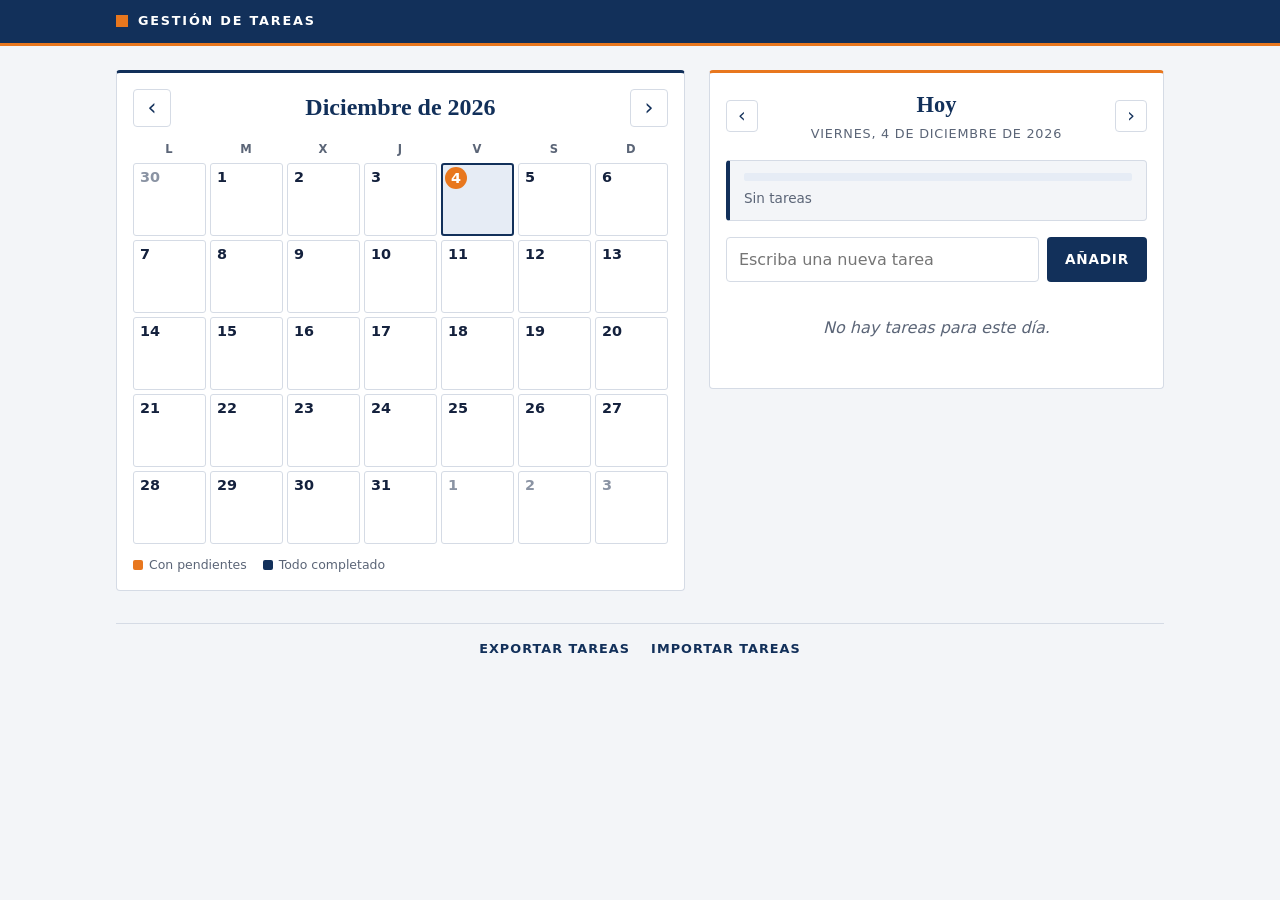
<file: tareas/index.html>
<!DOCTYPE html>
<html lang="es">
<head>
  <meta charset="UTF-8">
  <meta name="viewport" content="width=device-width, initial-scale=1">
  <title>Gestión de tareas</title>
  <meta name="description" content="Gestión de tareas diarias con calendario mensual.">
  <meta name="theme-color" content="#12305a">
  <link rel="manifest" href="manifest.json">
  <link rel="icon" href="icons/icon.svg" type="image/svg+xml">
  <link rel="apple-touch-icon" href="icons/icon-180.png">
  <meta name="apple-mobile-web-app-capable" content="yes">
  <meta name="mobile-web-app-capable" content="yes">
  <meta name="apple-mobile-web-app-title" content="Tareas">
  <meta name="apple-mobile-web-app-status-bar-style" content="default">
  <link rel="stylesheet" href="styles.css">
</head>
<body>
  <header class="topbar">
    <div class="topbar-inner">
      <span class="brand-mark" aria-hidden="true"></span>
      <span class="brand">Gestión de tareas</span>
    </div>
  </header>

  <main class="app">
    <!-- Calendario mensual -->
    <section class="calendar" aria-label="Calendario">
      <div class="cal-header">
        <button type="button" class="icon-btn" id="prev-month" aria-label="Mes anterior">&#8249;</button>
        <h1 id="month-title" class="month-title">Mes</h1>
        <button type="button" class="icon-btn" id="next-month" aria-label="Mes siguiente">&#8250;</button>
      </div>
      <div class="cal-weekdays" aria-hidden="true">
        <span>L</span><span>M</span><span>X</span><span>J</span><span>V</span><span>S</span><span>D</span>
      </div>
      <div id="cal-grid" class="cal-grid"></div>
      <div class="cal-footer">
        <span class="legend"><i class="dot dot-open"></i>Con pendientes</span>
        <span class="legend"><i class="dot dot-done"></i>Todo completado</span>
        <button type="button" class="link-btn" id="go-today">Ir a hoy</button>
      </div>
    </section>

    <!-- Detalle del día seleccionado -->
    <section class="day-panel" aria-labelledby="day-title">
      <div class="day-nav">
        <button type="button" class="icon-btn small" id="prev-day" aria-label="Día anterior">&#8249;</button>
        <div class="day-info">
          <h2 id="day-title">Hoy</h2>
          <p id="day-subtitle" class="muted"></p>
        </div>
        <button type="button" class="icon-btn small" id="next-day" aria-label="Día siguiente">&#8250;</button>
      </div>

      <div class="progress" aria-label="Progreso del día">
        <div class="progress-bar" role="progressbar" aria-valuemin="0" aria-valuemax="100" aria-valuenow="0" id="progress-bar">
          <div class="progress-fill" id="progress-fill"></div>
        </div>
        <p class="progress-text" id="progress-text">Sin tareas</p>
      </div>

      <form id="add-form" class="add-form" autocomplete="off">
        <label for="new-task" class="visually-hidden">Nueva tarea</label>
        <input id="new-task" type="text" placeholder="Escriba una nueva tarea" maxlength="200">
        <button type="submit">Añadir</button>
      </form>

      <ul id="task-list" class="task-list" aria-label="Tareas del día"></ul>
      <p id="empty-msg" class="empty muted" hidden>No hay tareas para este día.</p>

      <section id="pending" class="pending" hidden>
        <div class="pending-header">
          <h3>Pendientes de días anteriores</h3>
          <button type="button" class="small-btn" id="move-all">Pasar todas a hoy</button>
        </div>
        <ul id="pending-list" class="task-list"></ul>
      </section>
    </section>

    <footer class="backup">
      <button type="button" class="link-btn" id="export-btn">Exportar tareas</button>
      <button type="button" class="link-btn" id="import-btn">Importar tareas</button>
      <input type="file" id="import-file" accept=".json,application/json" hidden>
      <p id="backup-msg" class="backup-msg muted" role="status"></p>
    </footer>
  </main>
  <script src="app.js"></script>
</body>
</html>
</file>
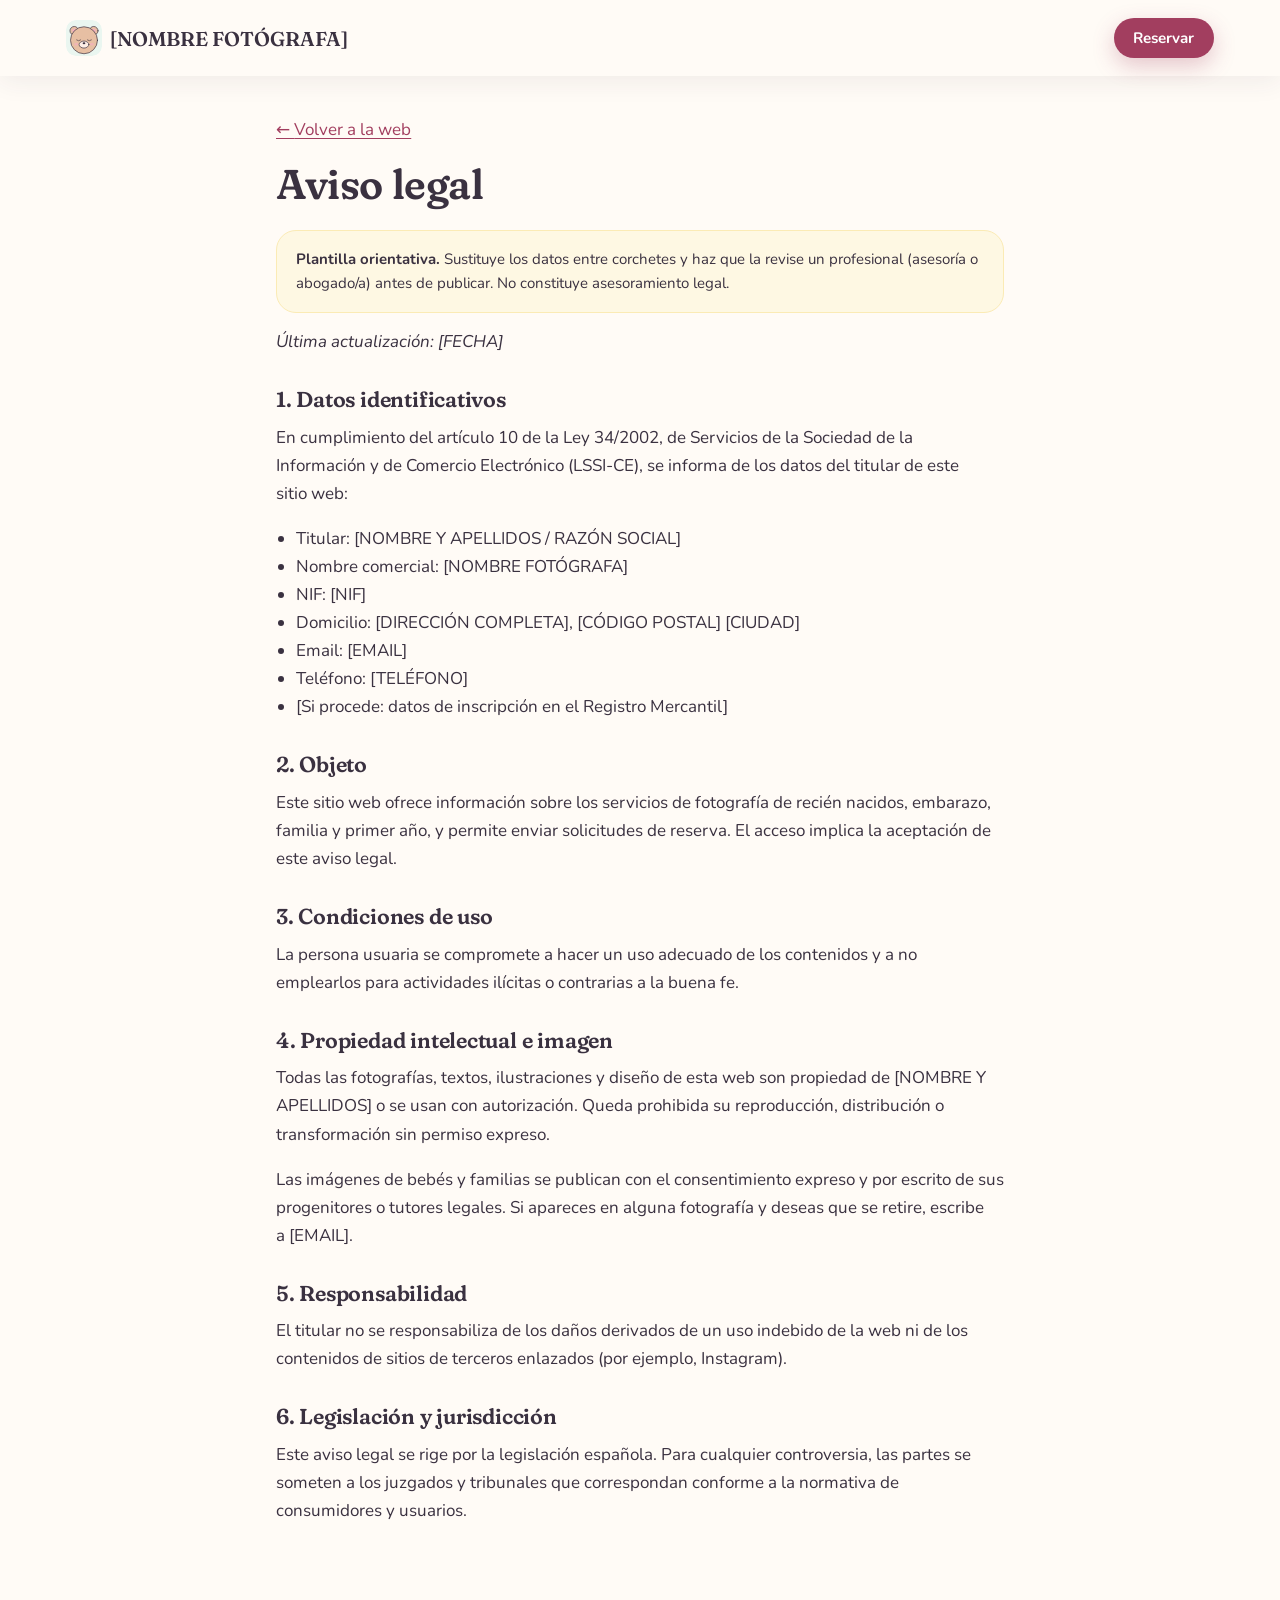
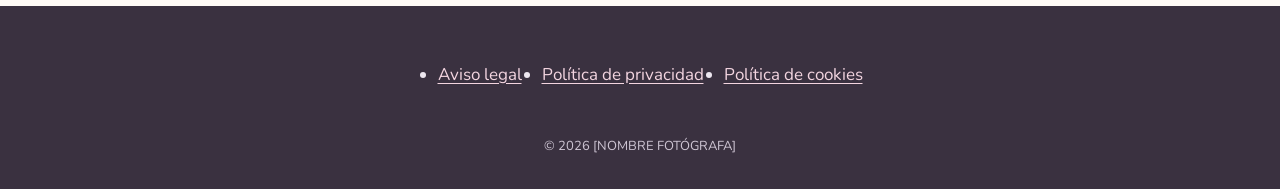
<file: aviso-legal.html>
<!doctype html>
<html lang="es">
<head>
  <meta charset="utf-8">
  <meta name="viewport" content="width=device-width, initial-scale=1">
  <script>document.documentElement.classList.add('js')</script>
  <title>Aviso legal | [NOMBRE FOTÓGRAFA]</title>
  <meta name="robots" content="noindex, follow">
  <link rel="icon" href="assets/favicon.svg" type="image/svg+xml">
  <link rel="preconnect" href="https://fonts.googleapis.com">
  <link rel="preconnect" href="https://fonts.gstatic.com" crossorigin>
  <link rel="stylesheet" href="https://fonts.googleapis.com/css2?family=Fraunces:wght,SOFT@500..600,100&family=Nunito:wght@400;700&display=swap">
  <link rel="stylesheet" href="css/styles.css">
  <!-- main.js solo rellena los datos de config.js (nombre, email…) en esta página -->
  <script type="module" src="js/main.js"></script>
</head>
<body class="legal-page">
  <a class="skip-link" href="#contenido">Saltar al contenido</a>
  <header class="site-header is-scrolled">
    <div class="container header-inner">
      <a class="logo" href="index.html" aria-label="Volver a la página principal">
        <img src="assets/favicon.svg" alt="" width="36" height="36">
        <span class="logo-text" data-config="nombre">[NOMBRE FOTÓGRAFA]</span>
      </a>
      <a class="btn btn--primary btn--sm" href="index.html#reserva">Reservar</a>
    </div>
  </header>

  <main id="contenido">
    <article class="container legal-content">
      <p><a href="index.html"><span aria-hidden="true">← </span>Volver a la web</a></p>
      <h1>Aviso legal</h1>
      <p class="legal-warning"><strong>Plantilla orientativa.</strong> Sustituye los datos entre corchetes y haz que la revise un profesional (asesoría o abogado/a) antes de publicar. No constituye asesoramiento legal.</p>
      <p><em>Última actualización: [FECHA]</em></p>

      <h2>1. Datos identificativos</h2>
      <p>En cumplimiento del artículo 10 de la Ley 34/2002, de Servicios de la Sociedad de la Información y de Comercio Electrónico (LSSI-CE), se informa de los datos del titular de este sitio web:</p>
      <ul>
        <li>Titular: [NOMBRE Y APELLIDOS / RAZÓN SOCIAL]</li>
        <li>Nombre comercial: <span data-config="nombre">[NOMBRE FOTÓGRAFA]</span></li>
        <li>NIF: [NIF]</li>
        <li>Domicilio: [DIRECCIÓN COMPLETA], [CÓDIGO POSTAL] <span data-config="ciudad">[CIUDAD]</span></li>
        <li>Email: <span data-config="email">[EMAIL]</span></li>
        <li>Teléfono: <span data-config="telefono">[TELÉFONO]</span></li>
        <li>[Si procede: datos de inscripción en el Registro Mercantil]</li>
      </ul>

      <h2>2. Objeto</h2>
      <p>Este sitio web ofrece información sobre los servicios de fotografía de recién nacidos, embarazo, familia y primer año, y permite enviar solicitudes de reserva. El acceso implica la aceptación de este aviso legal.</p>

      <h2>3. Condiciones de uso</h2>
      <p>La persona usuaria se compromete a hacer un uso adecuado de los contenidos y a no emplearlos para actividades ilícitas o contrarias a la buena fe.</p>

      <h2>4. Propiedad intelectual e imagen</h2>
      <p>Todas las fotografías, textos, ilustraciones y diseño de esta web son propiedad de [NOMBRE Y APELLIDOS] o se usan con autorización. Queda prohibida su reproducción, distribución o transformación sin permiso expreso.</p>
      <p>Las imágenes de bebés y familias se publican con el consentimiento expreso y por escrito de sus progenitores o tutores legales. Si apareces en alguna fotografía y deseas que se retire, escribe a <span data-config="email">[EMAIL]</span>.</p>

      <h2>5. Responsabilidad</h2>
      <p>El titular no se responsabiliza de los daños derivados de un uso indebido de la web ni de los contenidos de sitios de terceros enlazados (por ejemplo, Instagram).</p>

      <h2>6. Legislación y jurisdicción</h2>
      <p>Este aviso legal se rige por la legislación española. Para cualquier controversia, las partes se someten a los juzgados y tribunales que correspondan conforme a la normativa de consumidores y usuarios.</p>
    </article>
  </main>

  <footer class="site-footer">
    <div class="container footer-inner">
      <nav aria-label="Legal">
        <ul class="footer-legal">
          <li><a href="aviso-legal.html">Aviso legal</a></li>
          <li><a href="privacidad.html">Política de privacidad</a></li>
          <li><a href="cookies.html">Política de cookies</a></li>
        </ul>
      </nav>
      <p class="copyright">© <span data-year>2026</span> <span data-config="nombre">[NOMBRE FOTÓGRAFA]</span></p>
    </div>
  </footer>
</body>
</html>
</file>
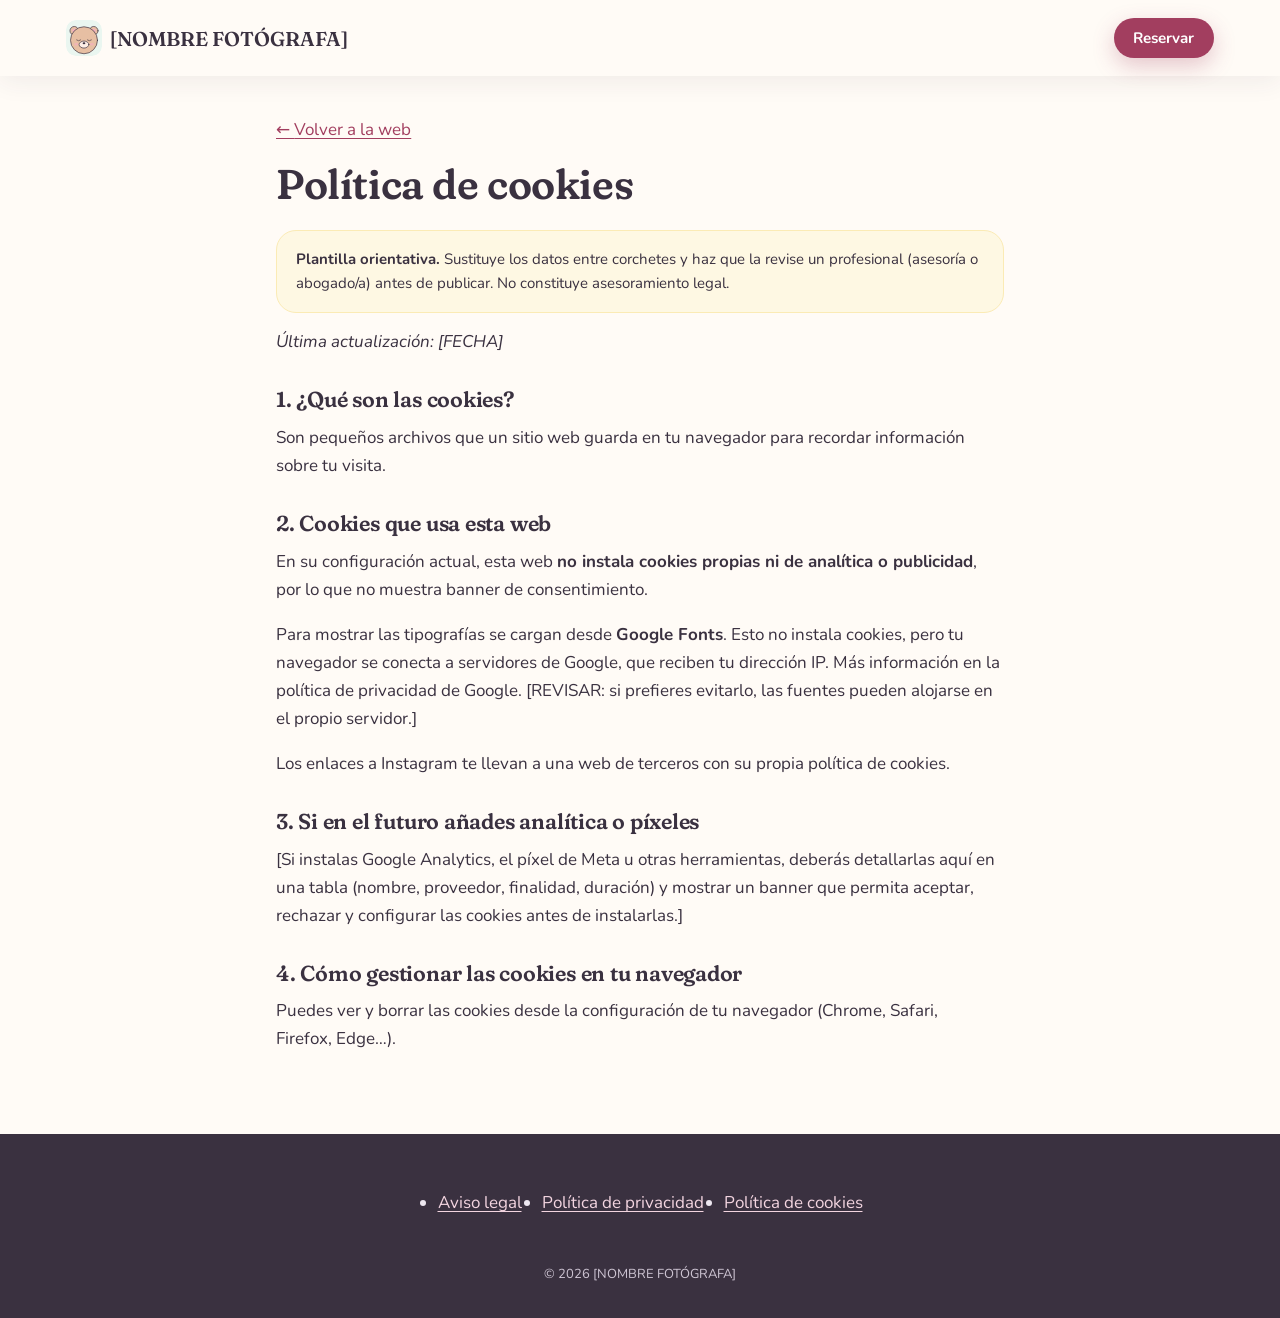
<file: cookies.html>
<!doctype html>
<html lang="es">
<head>
  <meta charset="utf-8">
  <meta name="viewport" content="width=device-width, initial-scale=1">
  <script>document.documentElement.classList.add('js')</script>
  <title>Política de cookies | [NOMBRE FOTÓGRAFA]</title>
  <meta name="robots" content="noindex, follow">
  <link rel="icon" href="assets/favicon.svg" type="image/svg+xml">
  <link rel="preconnect" href="https://fonts.googleapis.com">
  <link rel="preconnect" href="https://fonts.gstatic.com" crossorigin>
  <link rel="stylesheet" href="https://fonts.googleapis.com/css2?family=Fraunces:wght,SOFT@500..600,100&family=Nunito:wght@400;700&display=swap">
  <link rel="stylesheet" href="css/styles.css">
  <!-- main.js solo rellena los datos de config.js (nombre, email…) en esta página -->
  <script type="module" src="js/main.js"></script>
</head>
<body class="legal-page">
  <a class="skip-link" href="#contenido">Saltar al contenido</a>
  <header class="site-header is-scrolled">
    <div class="container header-inner">
      <a class="logo" href="index.html" aria-label="Volver a la página principal">
        <img src="assets/favicon.svg" alt="" width="36" height="36">
        <span class="logo-text" data-config="nombre">[NOMBRE FOTÓGRAFA]</span>
      </a>
      <a class="btn btn--primary btn--sm" href="index.html#reserva">Reservar</a>
    </div>
  </header>

  <main id="contenido">
    <article class="container legal-content">
      <p><a href="index.html"><span aria-hidden="true">← </span>Volver a la web</a></p>
      <h1>Política de cookies</h1>
      <p class="legal-warning"><strong>Plantilla orientativa.</strong> Sustituye los datos entre corchetes y haz que la revise un profesional (asesoría o abogado/a) antes de publicar. No constituye asesoramiento legal.</p>
      <p><em>Última actualización: [FECHA]</em></p>

      <h2>1. ¿Qué son las cookies?</h2>
      <p>Son pequeños archivos que un sitio web guarda en tu navegador para recordar información sobre tu visita.</p>

      <h2>2. Cookies que usa esta web</h2>
      <p>En su configuración actual, esta web <strong>no instala cookies propias ni de analítica o publicidad</strong>, por lo que no muestra banner de consentimiento.</p>
      <p>Para mostrar las tipografías se cargan desde <strong>Google Fonts</strong>. Esto no instala cookies, pero tu navegador se conecta a servidores de Google, que reciben tu dirección IP. Más información en la política de privacidad de Google. [REVISAR: si prefieres evitarlo, las fuentes pueden alojarse en el propio servidor.]</p>
      <p>Los enlaces a Instagram te llevan a una web de terceros con su propia política de cookies.</p>

      <h2>3. Si en el futuro añades analítica o píxeles</h2>
      <p>[Si instalas Google Analytics, el píxel de Meta u otras herramientas, deberás detallarlas aquí en una tabla (nombre, proveedor, finalidad, duración) y mostrar un banner que permita aceptar, rechazar y configurar las cookies antes de instalarlas.]</p>

      <h2>4. Cómo gestionar las cookies en tu navegador</h2>
      <p>Puedes ver y borrar las cookies desde la configuración de tu navegador (Chrome, Safari, Firefox, Edge…).</p>
    </article>
  </main>

  <footer class="site-footer">
    <div class="container footer-inner">
      <nav aria-label="Legal">
        <ul class="footer-legal">
          <li><a href="aviso-legal.html">Aviso legal</a></li>
          <li><a href="privacidad.html">Política de privacidad</a></li>
          <li><a href="cookies.html">Política de cookies</a></li>
        </ul>
      </nav>
      <p class="copyright">© <span data-year>2026</span> <span data-config="nombre">[NOMBRE FOTÓGRAFA]</span></p>
    </div>
  </footer>
</body>
</html>
</file>
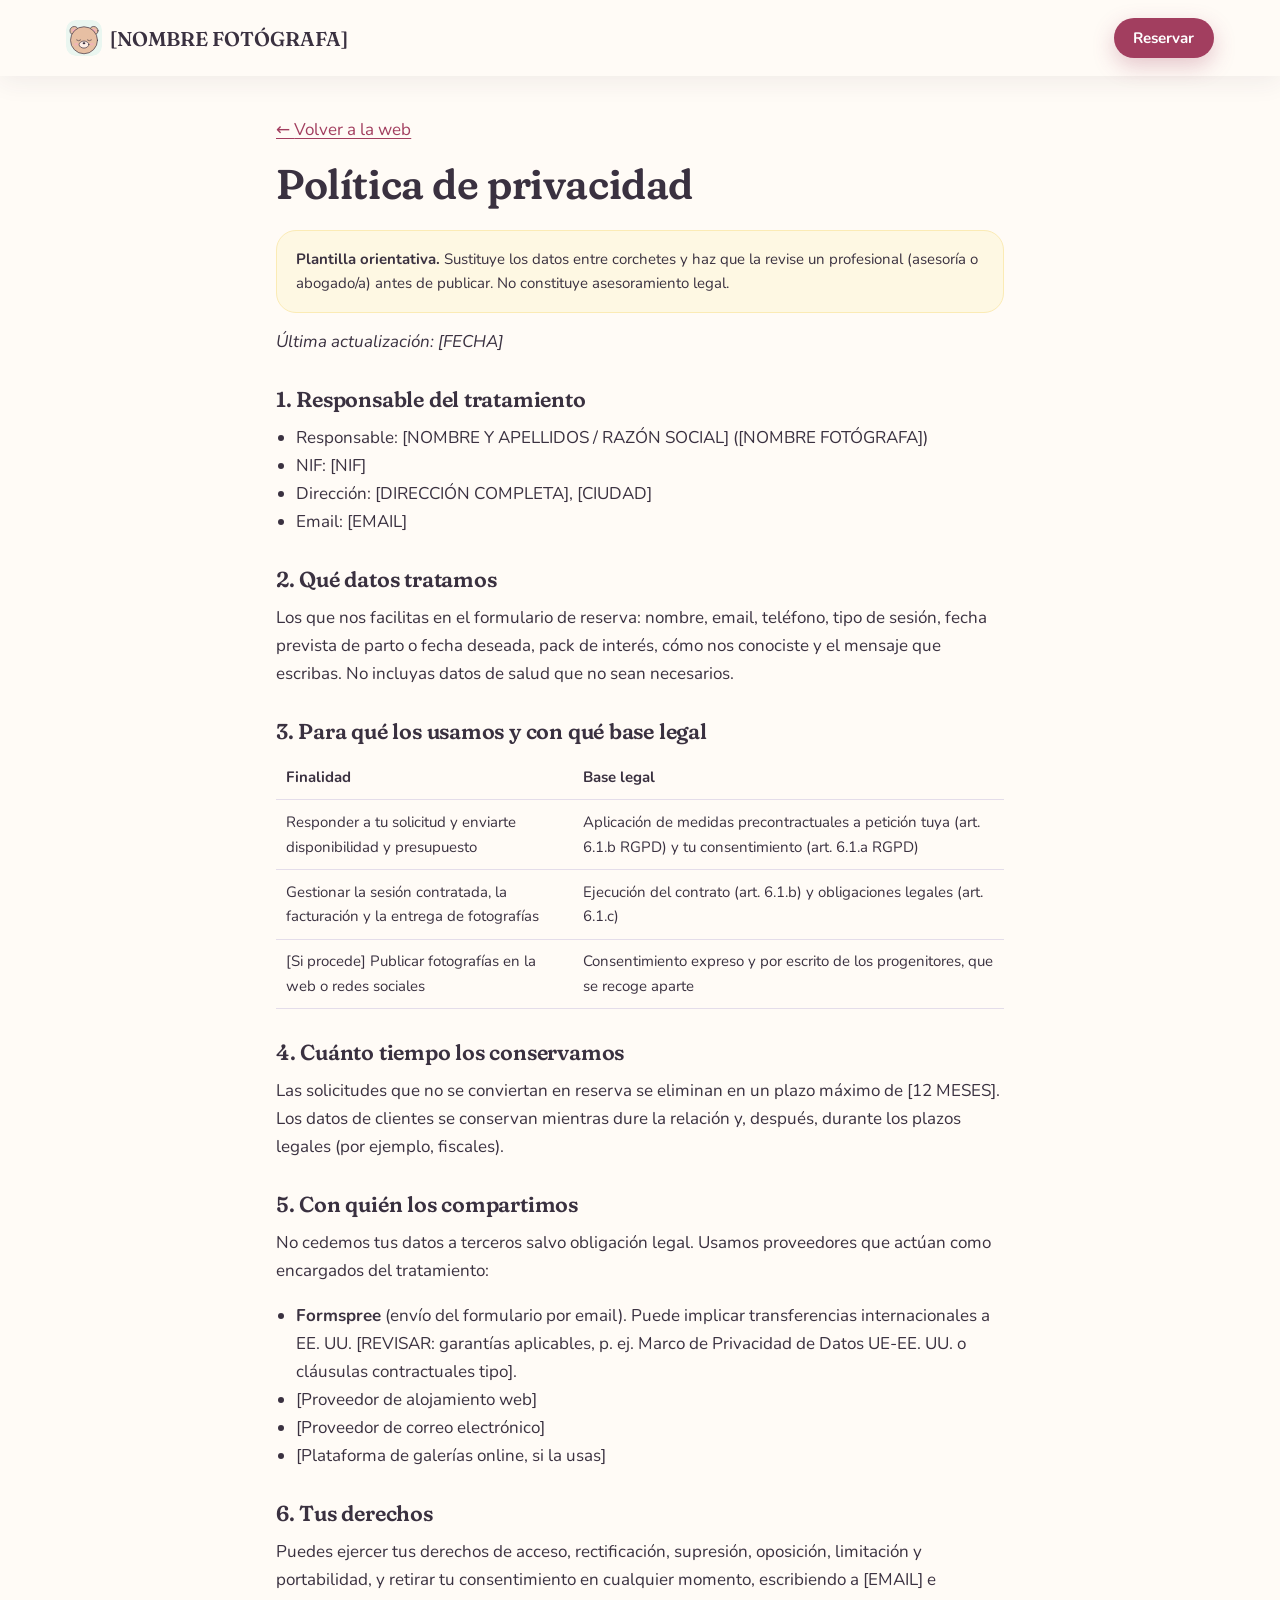
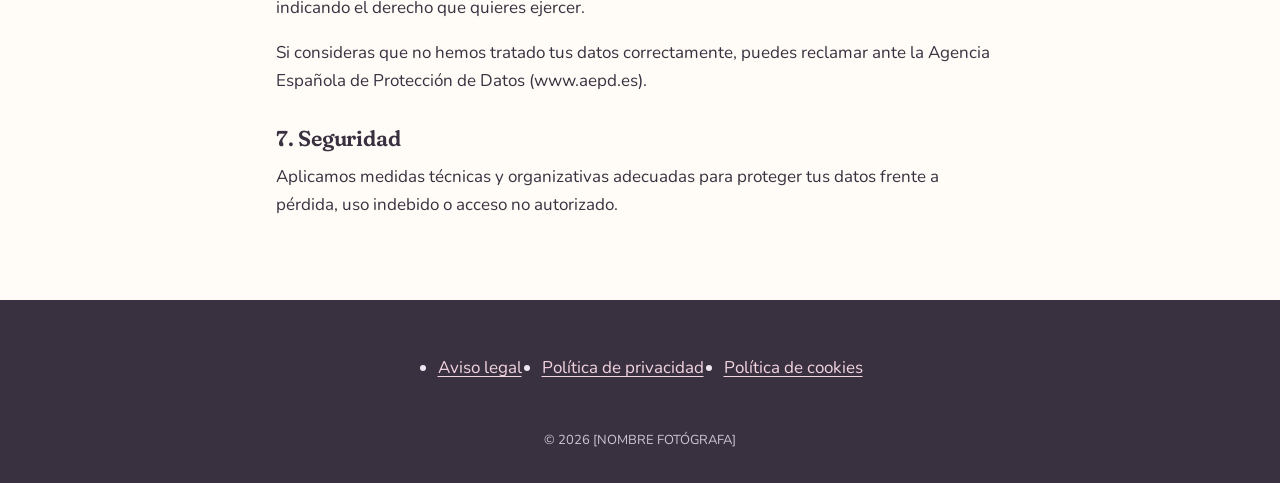
<file: privacidad.html>
<!doctype html>
<html lang="es">
<head>
  <meta charset="utf-8">
  <meta name="viewport" content="width=device-width, initial-scale=1">
  <script>document.documentElement.classList.add('js')</script>
  <title>Política de privacidad | [NOMBRE FOTÓGRAFA]</title>
  <meta name="robots" content="noindex, follow">
  <link rel="icon" href="assets/favicon.svg" type="image/svg+xml">
  <link rel="preconnect" href="https://fonts.googleapis.com">
  <link rel="preconnect" href="https://fonts.gstatic.com" crossorigin>
  <link rel="stylesheet" href="https://fonts.googleapis.com/css2?family=Fraunces:wght,SOFT@500..600,100&family=Nunito:wght@400;700&display=swap">
  <link rel="stylesheet" href="css/styles.css">
  <!-- main.js solo rellena los datos de config.js (nombre, email…) en esta página -->
  <script type="module" src="js/main.js"></script>
</head>
<body class="legal-page">
  <a class="skip-link" href="#contenido">Saltar al contenido</a>
  <header class="site-header is-scrolled">
    <div class="container header-inner">
      <a class="logo" href="index.html" aria-label="Volver a la página principal">
        <img src="assets/favicon.svg" alt="" width="36" height="36">
        <span class="logo-text" data-config="nombre">[NOMBRE FOTÓGRAFA]</span>
      </a>
      <a class="btn btn--primary btn--sm" href="index.html#reserva">Reservar</a>
    </div>
  </header>

  <main id="contenido">
    <article class="container legal-content">
      <p><a href="index.html"><span aria-hidden="true">← </span>Volver a la web</a></p>
      <h1>Política de privacidad</h1>
      <p class="legal-warning"><strong>Plantilla orientativa.</strong> Sustituye los datos entre corchetes y haz que la revise un profesional (asesoría o abogado/a) antes de publicar. No constituye asesoramiento legal.</p>
      <p><em>Última actualización: [FECHA]</em></p>

      <h2>1. Responsable del tratamiento</h2>
      <ul>
        <li>Responsable: [NOMBRE Y APELLIDOS / RAZÓN SOCIAL] (<span data-config="nombre">[NOMBRE FOTÓGRAFA]</span>)</li>
        <li>NIF: [NIF]</li>
        <li>Dirección: [DIRECCIÓN COMPLETA], <span data-config="ciudad">[CIUDAD]</span></li>
        <li>Email: <span data-config="email">[EMAIL]</span></li>
      </ul>

      <h2>2. Qué datos tratamos</h2>
      <p>Los que nos facilitas en el formulario de reserva: nombre, email, teléfono, tipo de sesión, fecha prevista de parto o fecha deseada, pack de interés, cómo nos conociste y el mensaje que escribas. No incluyas datos de salud que no sean necesarios.</p>

      <h2>3. Para qué los usamos y con qué base legal</h2>
      <table>
        <thead><tr><th scope="col">Finalidad</th><th scope="col">Base legal</th></tr></thead>
        <tbody>
          <tr><td>Responder a tu solicitud y enviarte disponibilidad y presupuesto</td><td>Aplicación de medidas precontractuales a petición tuya (art. 6.1.b RGPD) y tu consentimiento (art. 6.1.a RGPD)</td></tr>
          <tr><td>Gestionar la sesión contratada, la facturación y la entrega de fotografías</td><td>Ejecución del contrato (art. 6.1.b) y obligaciones legales (art. 6.1.c)</td></tr>
          <tr><td>[Si procede] Publicar fotografías en la web o redes sociales</td><td>Consentimiento expreso y por escrito de los progenitores, que se recoge aparte</td></tr>
        </tbody>
      </table>

      <h2>4. Cuánto tiempo los conservamos</h2>
      <p>Las solicitudes que no se conviertan en reserva se eliminan en un plazo máximo de [12 MESES]. Los datos de clientes se conservan mientras dure la relación y, después, durante los plazos legales (por ejemplo, fiscales).</p>

      <h2>5. Con quién los compartimos</h2>
      <p>No cedemos tus datos a terceros salvo obligación legal. Usamos proveedores que actúan como encargados del tratamiento:</p>
      <ul>
        <li><strong>Formspree</strong> (envío del formulario por email). Puede implicar transferencias internacionales a EE. UU. [REVISAR: garantías aplicables, p. ej. Marco de Privacidad de Datos UE-EE. UU. o cláusulas contractuales tipo].</li>
        <li>[Proveedor de alojamiento web]</li>
        <li>[Proveedor de correo electrónico]</li>
        <li>[Plataforma de galerías online, si la usas]</li>
      </ul>

      <h2>6. Tus derechos</h2>
      <p>Puedes ejercer tus derechos de acceso, rectificación, supresión, oposición, limitación y portabilidad, y retirar tu consentimiento en cualquier momento, escribiendo a <span data-config="email">[EMAIL]</span> e indicando el derecho que quieres ejercer.</p>
      <p>Si consideras que no hemos tratado tus datos correctamente, puedes reclamar ante la Agencia Española de Protección de Datos (www.aepd.es).</p>

      <h2>7. Seguridad</h2>
      <p>Aplicamos medidas técnicas y organizativas adecuadas para proteger tus datos frente a pérdida, uso indebido o acceso no autorizado.</p>
    </article>
  </main>

  <footer class="site-footer">
    <div class="container footer-inner">
      <nav aria-label="Legal">
        <ul class="footer-legal">
          <li><a href="aviso-legal.html">Aviso legal</a></li>
          <li><a href="privacidad.html">Política de privacidad</a></li>
          <li><a href="cookies.html">Política de cookies</a></li>
        </ul>
      </nav>
      <p class="copyright">© <span data-year>2026</span> <span data-config="nombre">[NOMBRE FOTÓGRAFA]</span></p>
    </div>
  </footer>
</body>
</html>
</file>
<file: tareas/styles.css>
/* Paleta formal: azul marino como base, naranja como acento */
:root {
  --bg: #f3f5f8;
  --card: #ffffff;
  --text: #14213d;
  --muted: #5b6577;
  --border: #d5dbe5;
  --primary: #12305a;        /* azul marino */
  --primary-hover: #1d4580;
  --primary-soft: #e6ecf5;
  --accent: #e8771e;         /* naranja (barras, bordes, detalles) */
  --accent-text: #b4530b;    /* naranja oscuro para texto legible */
  --accent-soft: #fdf0e4;
  --on-primary: #ffffff;
  --danger: #b42318;
  --done: #8a93a3;
  --topbar: #12305a;
}

@media (prefers-color-scheme: dark) {
  :root:not([data-theme="light"]) {
    --bg: #0d1626;
    --card: #15213a;
    --text: #e6ebf3;
    --muted: #9aa6ba;
    --border: #2a3a58;
    --primary: #5b8ad3;
    --primary-hover: #739dde;
    --primary-soft: #1c2c4a;
    --accent: #f08a3a;
    --accent-text: #f5a462;
    --accent-soft: #33240f;
    --on-primary: #0b1424;
    --danger: #f97066;
    --done: #6b7689;
    --topbar: #0a1220;
  }
}
:root[data-theme="dark"] {
  --bg: #0d1626;
  --card: #15213a;
  --text: #e6ebf3;
  --muted: #9aa6ba;
  --border: #2a3a58;
  --primary: #5b8ad3;
  --primary-hover: #739dde;
  --primary-soft: #1c2c4a;
  --accent: #f08a3a;
  --accent-text: #f5a462;
  --accent-soft: #33240f;
  --on-primary: #0b1424;
  --danger: #f97066;
  --done: #6b7689;
  --topbar: #0a1220;
}

* { box-sizing: border-box; }

body {
  margin: 0;
  font-family: "Segoe UI", system-ui, -apple-system, Roboto, "Helvetica Neue", Arial, sans-serif;
  background: var(--bg);
  color: var(--text);
  line-height: 1.45;
}

button { font: inherit; cursor: pointer; }
input { font: inherit; }

:focus-visible { outline: 2px solid var(--accent); outline-offset: 2px; }

.muted { color: var(--muted); }

.visually-hidden {
  position: absolute; width: 1px; height: 1px;
  overflow: hidden; clip: rect(0 0 0 0); white-space: nowrap;
}

/* Barra superior */
.topbar {
  background: var(--topbar);
  border-bottom: 3px solid var(--accent);
}
.topbar-inner {
  max-width: 1080px;
  margin: 0 auto;
  padding: 12px 16px;
  display: flex;
  align-items: center;
  gap: 10px;
}
.brand-mark {
  width: 12px; height: 12px;
  background: var(--accent);
}
.brand {
  color: #ffffff;
  font-size: .8rem;
  font-weight: 600;
  letter-spacing: .14em;
  text-transform: uppercase;
}

.app {
  max-width: 1080px;
  margin: 0 auto;
  padding: 24px 16px 48px;
  display: grid;
  grid-template-columns: minmax(0, 1fr);
  gap: 24px;
  align-items: start;
}
@media (min-width: 900px) {
  .app { grid-template-columns: minmax(0, 1.25fr) minmax(0, 1fr); }
  .backup { grid-column: 1 / -1; }
  .day-panel { position: sticky; top: 16px; }
}

/* ---------- Calendario mensual ---------- */
.calendar,
.day-panel {
  background: var(--card);
  border: 1px solid var(--border);
  border-radius: 4px;
  padding: 16px;
}
.calendar { border-top: 3px solid var(--primary); }
.day-panel { border-top: 3px solid var(--accent); }

.cal-header {
  display: flex;
  align-items: center;
  justify-content: space-between;
  gap: 12px;
  margin-bottom: 14px;
}
.month-title {
  margin: 0;
  font-family: Georgia, "Times New Roman", serif;
  font-size: 1.5rem;
  font-weight: 600;
  color: var(--primary);
  text-align: center;
  flex: 1;
}
.cal-weekdays,
.cal-grid {
  display: grid;
  grid-template-columns: repeat(7, minmax(0, 1fr));
  gap: 4px;
}
.cal-weekdays span {
  text-align: center;
  font-size: .72rem;
  font-weight: 700;
  letter-spacing: .1em;
  color: var(--muted);
  padding-bottom: 6px;
}
.cal-day {
  position: relative;
  aspect-ratio: 1 / 1;
  min-height: 44px;
  display: flex;
  flex-direction: column;
  align-items: flex-start;
  justify-content: space-between;
  padding: 6px;
  border: 1px solid var(--border);
  border-radius: 3px;
  background: var(--card);
  color: var(--text);
  text-align: left;
}
.cal-day:hover { border-color: var(--primary); background: var(--primary-soft); }
.cal-num { font-size: .9rem; font-weight: 600; line-height: 1; }
.cal-count {
  align-self: stretch;
  font-size: .7rem;
  font-weight: 600;
  padding: 2px 4px;
  border-radius: 2px;
  text-align: center;
}
.cal-day.has-open .cal-count { background: var(--accent-soft); color: var(--accent-text); }
.cal-day.all-done .cal-count { background: var(--primary-soft); color: var(--primary); }

.cal-day.other-month { background: transparent; color: var(--done); }
.cal-day.other-month .cal-count { opacity: .7; }

.cal-day.is-today .cal-num {
  display: inline-flex;
  align-items: center;
  justify-content: center;
  min-width: 22px;
  height: 22px;
  margin: -3px 0 0 -3px;
  border-radius: 50%;
  background: var(--accent);
  color: #ffffff;
}
.cal-day.is-selected {
  border: 2px solid var(--primary);
  padding: 5px;
  background: var(--primary-soft);
}

.cal-footer {
  display: flex;
  align-items: center;
  flex-wrap: wrap;
  gap: 6px 16px;
  margin-top: 12px;
  font-size: .78rem;
  color: var(--muted);
}
.cal-footer .link-btn { margin-left: auto; }
.legend { display: inline-flex; align-items: center; gap: 6px; }
.dot { width: 10px; height: 10px; border-radius: 2px; display: inline-block; }
.dot-open { background: var(--accent); }
.dot-done { background: var(--primary); }

/* Móvil: celdas compactas, el contador pasa a ser un punto de color */
@media (max-width: 520px) {
  .calendar, .day-panel { padding: 12px; }
  .cal-weekdays, .cal-grid { gap: 3px; }
  .cal-day { align-items: center; padding: 4px 2px; min-height: 0; }
  .cal-day.is-selected { padding: 3px 1px; }
  .cal-count {
    align-self: center;
    width: 7px; height: 7px; padding: 0;
    border-radius: 50%;
    font-size: 0;
  }
  .cal-day.has-open .cal-count { background: var(--accent); }
  .cal-day.all-done .cal-count { background: var(--primary); }
  .cal-day.is-today .cal-num { margin: 0; }
}

/* Navegación de días */
.day-nav {
  display: flex;
  align-items: center;
  justify-content: space-between;
  gap: 12px;
}
.day-info { text-align: center; flex: 1; }
.day-info h2 {
  margin: 0;
  font-family: Georgia, "Times New Roman", serif;
  font-size: 1.4rem;
  font-weight: 600;
  color: var(--primary);
}
.day-info p {
  margin: 4px 0 0;
  font-size: .8rem;
  letter-spacing: .06em;
  text-transform: uppercase;
}

.icon-btn {
  width: 38px; height: 38px;
  border-radius: 4px;
  border: 1px solid var(--border);
  background: var(--card);
  color: var(--primary);
  font-size: 1.4rem;
  line-height: 1;
}
.icon-btn.small { width: 32px; height: 32px; font-size: 1.2rem; }
.icon-btn:hover { border-color: var(--primary); background: var(--primary-soft); }

.link-btn {
  border: none; background: none;
  color: var(--accent-text);
  padding: 4px 8px;
  font-size: .8rem;
  font-weight: 600;
  letter-spacing: .08em;
  text-transform: uppercase;
}
.link-btn:hover { text-decoration: underline; }
.link-btn[hidden] { display: none; }

/* Progreso */
.progress {
  margin: 16px 0;
  padding: 12px 14px;
  background: var(--bg);
  border: 1px solid var(--border);
  border-left: 4px solid var(--primary);
  border-radius: 4px;
}
.progress-bar {
  height: 8px;
  background: var(--primary-soft);
  border-radius: 2px;
  overflow: hidden;
}
.progress-fill {
  height: 100%;
  width: 0;
  background: var(--accent);
  transition: width .25s ease;
}
.progress-fill.complete { background: var(--primary); }
.progress-text {
  margin: 8px 0 0;
  font-size: .85rem;
  color: var(--muted);
}

/* Formulario */
.add-form { display: flex; gap: 8px; margin-bottom: 18px; }
.add-form input {
  flex: 1;
  min-width: 0;
  padding: 10px 12px;
  border: 1px solid var(--border);
  border-radius: 4px;
  background: var(--card);
  color: var(--text);
}
.add-form input:focus { outline: none; border-color: var(--primary); box-shadow: 0 0 0 3px var(--primary-soft); }
.add-form button {
  padding: 10px 18px;
  border: none;
  border-radius: 4px;
  background: var(--primary);
  color: var(--on-primary);
  font-size: .85rem;
  font-weight: 600;
  letter-spacing: .06em;
  text-transform: uppercase;
}
.add-form button:hover { background: var(--primary-hover); }
.add-form input.shake { animation: shake .3s; border-color: var(--danger); }
@keyframes shake {
  25% { transform: translateX(-4px); }
  75% { transform: translateX(4px); }
}

/* Lista de tareas */
.task-list { list-style: none; margin: 0; padding: 0; }
.task {
  display: flex;
  align-items: center;
  gap: 12px;
  padding: 11px 14px;
  margin-bottom: 6px;
  background: var(--card);
  border: 1px solid var(--border);
  border-left: 3px solid var(--primary);
  border-radius: 4px;
}
.task.done { border-left-color: var(--accent); }
.task input[type="checkbox"] {
  width: 18px; height: 18px;
  flex-shrink: 0;
  accent-color: var(--accent);
  cursor: pointer;
}
.task-text {
  flex: 1;
  min-width: 0;
  overflow-wrap: anywhere;
  cursor: text;
}
.task.done .task-text {
  text-decoration: line-through;
  color: var(--done);
}
.task-edit {
  flex: 1;
  min-width: 0;
  padding: 4px 6px;
  border: 1px solid var(--primary);
  border-radius: 3px;
  background: var(--card);
  color: var(--text);
}
.delete-btn {
  border: none;
  background: none;
  color: var(--danger);
  font-size: 1.2rem;
  line-height: 1;
  padding: 4px 6px;
  border-radius: 3px;
  opacity: 0;
  transition: opacity .15s;
}
.task:hover .delete-btn,
.task:focus-within .delete-btn { opacity: 1; }
.delete-btn:hover { background: var(--primary-soft); }

/* En dispositivos sin hover (móvil), el botón borrar siempre visible */
@media (hover: none) {
  .delete-btn { opacity: 1; }
}

.empty { text-align: center; padding: 16px 0; font-style: italic; }

/* Pendientes */
.pending {
  margin-top: 30px;
  padding: 14px;
  background: var(--accent-soft);
  border: 1px solid var(--border);
  border-top: 3px solid var(--accent);
  border-radius: 4px;
}
.pending-header {
  display: flex;
  align-items: center;
  justify-content: space-between;
  gap: 8px;
  flex-wrap: wrap;
  margin-bottom: 10px;
}
.pending h3 {
  margin: 0;
  font-size: .8rem;
  font-weight: 700;
  letter-spacing: .1em;
  text-transform: uppercase;
  color: var(--accent-text);
}
.pending .task { border-left-color: var(--accent); }
.pending .task-date { font-size: .8rem; color: var(--muted); white-space: nowrap; }
.small-btn {
  padding: 6px 10px;
  border: 1px solid var(--primary);
  border-radius: 3px;
  background: var(--card);
  color: var(--primary);
  font-size: .78rem;
  font-weight: 600;
  white-space: nowrap;
}
.small-btn:hover { background: var(--primary); color: var(--on-primary); }

/* Copia de seguridad */
.backup {
  margin-top: 8px;
  padding-top: 12px;
  border-top: 1px solid var(--border);
  text-align: center;
}
.backup .link-btn { color: var(--primary); }
.backup-msg { margin: 6px 0 0; font-size: .85rem; min-height: 1.2em; }
</file>
<file: css/styles.css>
/* =========================================================================
   ESTILOS — Fotografía newborn
   Mobile-first: los estilos base son para móvil (360px) y se amplían
   con media queries (min-width) hacia escritorio.
   Índice:
     1. Variables (paleta, tipografía, espaciado)
     2. Base y reset
     3. Utilidades y botones
     4. Cabecera y navegación
     5. Hero
     6. Secciones genéricas y títulos con orejitas
     7. Sobre mí
     8. Portfolio y lightbox
     9. Sesiones y precios
    10. Cómo funciona
    11. Seguridad
    12. Testimonios (carrusel)
    13. FAQ
    14. Reserva (formulario)
    15. Footer
    16. Páginas legales
    17. Animaciones y movimiento reducido
   ========================================================================= */

/* ---------- 1. Variables ---------- */
:root {
  /* Paleta pastel */
  --c-base: #FFFBF6;          /* blanco cálido (fondo) */
  --c-white: #FFFFFF;
  --c-mint: #BFE5D4;
  --c-mint-l: #EAF6F0;
  --c-lavender: #D9CFF0;
  --c-lavender-l: #F2EEFA;
  --c-butter: #FBEBB5;
  --c-butter-l: #FEF8E3;
  --c-peach: #F8CDB8;
  --c-peach-l: #FDEEE6;
  --c-pink: #F4AFBF;

  /* Texto (contraste AA sobre la base) */
  --c-ink: #3A3140;
  --c-ink-soft: #665B6B;

  /* Acento CTA: frambuesa (blanco sobre acento ≈ 6,2:1) */
  --c-accent: #A23E5F;
  --c-accent-hover: #86304D;
  --c-accent-soft: #F6E3EA;

  --c-error: #B3261E;
  --c-success: #22694A;

  /* Tipografía */
  --font-display: "Fraunces", "Iowan Old Style", Georgia, serif;
  --font-body: "Nunito", "Segoe UI", system-ui, -apple-system, sans-serif;
  --fs-base: 1.0625rem;
  --fs-sm: 0.9375rem;
  --fs-xs: 0.8125rem;
  --fs-h1: clamp(2.15rem, 1.4rem + 3.6vw, 3.75rem);
  --fs-h2: clamp(1.75rem, 1.35rem + 1.8vw, 2.6rem);
  --fs-h3: clamp(1.25rem, 1.1rem + 0.6vw, 1.5rem);

  /* Forma y profundidad */
  --radius-sm: 12px;
  --radius: 20px;
  --radius-lg: 32px;
  --radius-pill: 999px;
  --shadow-sm: 0 4px 14px rgba(58, 49, 64, 0.06);
  --shadow: 0 14px 40px rgba(58, 49, 64, 0.08);
  --shadow-lg: 0 24px 60px rgba(58, 49, 64, 0.12);

  /* Espaciado */
  --gutter: 16px;
  --section-y: clamp(4rem, 3rem + 5vw, 7rem);
  --header-h: 64px;
  --container: 1180px;

  --ease: cubic-bezier(0.22, 1, 0.36, 1);
}

/* ---------- 2. Base y reset ---------- */
*, *::before, *::after { box-sizing: border-box; }

html {
  -webkit-text-size-adjust: 100%;
  scroll-padding-top: calc(var(--header-h) + 12px);
}
@media (prefers-reduced-motion: no-preference) {
  html { scroll-behavior: smooth; }
}

body {
  margin: 0;
  background: var(--c-base);
  color: var(--c-ink);
  font-family: var(--font-body);
  font-size: var(--fs-base);
  line-height: 1.65;
  overflow-x: hidden;
  text-rendering: optimizeLegibility;
  -webkit-font-smoothing: antialiased;
}

img, svg, picture { display: block; max-width: 100%; }
img { height: auto; }
svg { flex-shrink: 0; }

h1, h2, h3, h4 {
  font-family: var(--font-display);
  font-weight: 600;
  line-height: 1.15;
  margin: 0 0 0.5em;
  font-variation-settings: "SOFT" 100;
  letter-spacing: -0.01em;
  text-wrap: balance;
}
h3 { font-size: var(--fs-h3); }
h4 { font-size: 1.2rem; }
p { margin: 0 0 1em; text-wrap: pretty; }
ul, ol { margin: 0; padding: 0; list-style: none; }
a { color: var(--c-accent); text-underline-offset: 3px; }
a:hover { color: var(--c-accent-hover); }
button, input, select, textarea { font: inherit; color: inherit; }
button { cursor: pointer; }

/* Foco visible y consistente para teclado */
:focus-visible {
  outline: 3px solid var(--c-accent);
  outline-offset: 3px;
  border-radius: 6px;
}

::selection { background: var(--c-lavender); }

/* ---------- 3. Utilidades y botones ---------- */
.container {
  width: 100%;
  max-width: var(--container);
  margin-inline: auto;
  padding-inline: var(--gutter);
}
.container--narrow { max-width: 820px; }

.visually-hidden {
  position: absolute !important;
  width: 1px; height: 1px;
  margin: -1px; padding: 0;
  overflow: hidden;
  clip: rect(0 0 0 0);
  white-space: nowrap;
  border: 0;
}

.skip-link {
  position: absolute;
  left: var(--gutter);
  top: -100px;
  z-index: 200;
  padding: 0.6rem 1rem;
  background: var(--c-ink);
  color: var(--c-white);
  border-radius: var(--radius-sm);
}
.skip-link:focus { top: 10px; color: var(--c-white); }

.btn {
  display: inline-flex;
  align-items: center;
  justify-content: center;
  gap: 0.5rem;
  min-height: 48px;
  padding: 0.75rem 1.5rem;
  border: 2px solid transparent;
  border-radius: var(--radius-pill);
  font-weight: 700;
  font-size: 1rem;
  line-height: 1.2;
  text-align: center;
  text-decoration: none;
  transition: transform 0.25s var(--ease), box-shadow 0.25s var(--ease), background-color 0.2s, color 0.2s;
}
.btn--primary {
  background: var(--c-accent);
  color: var(--c-white);
  box-shadow: 0 8px 22px rgba(162, 62, 95, 0.28);
}
.btn--primary:hover {
  background: var(--c-accent-hover);
  color: var(--c-white);
  transform: translateY(-2px);
  box-shadow: 0 12px 28px rgba(162, 62, 95, 0.32);
}
.btn--ghost {
  background: var(--c-white);
  color: var(--c-ink);
  border-color: var(--c-lavender);
}
.btn--ghost:hover {
  color: var(--c-accent);
  border-color: var(--c-accent);
  transform: translateY(-2px);
}
.btn--sm { min-height: 40px; padding: 0.5rem 1.1rem; font-size: 0.95rem; }
.btn--lg { min-height: 54px; padding: 0.9rem 1.8rem; font-size: 1.05rem; }
.btn--block { width: 100%; }
.btn:active { transform: translateY(0) scale(0.98); }
.btn[disabled] { opacity: 0.7; cursor: progress; transform: none; }

.badge {
  display: inline-block;
  margin: 0 0 0.75rem;
  padding: 0.25rem 0.8rem;
  border-radius: var(--radius-pill);
  background: var(--c-accent-soft);
  color: var(--c-accent-hover);
  font-size: var(--fs-xs);
  font-weight: 700;
  letter-spacing: 0.04em;
  text-transform: uppercase;
}
.badge--butter { background: var(--c-butter); color: var(--c-ink); }

.link-arrow {
  font-weight: 700;
  text-decoration: none;
}
.link-arrow::after { content: " →"; transition: margin 0.2s; }
.link-arrow:hover::after { margin-left: 4px; }

.noscript { text-align: center; color: var(--c-ink-soft); }

/* ---------- 4. Cabecera y navegación ---------- */
.site-header {
  position: fixed;
  inset: 0 0 auto;
  z-index: 100;
  height: var(--header-h);
  background: rgba(255, 251, 246, 0.88);
  -webkit-backdrop-filter: saturate(1.4) blur(12px);
  backdrop-filter: saturate(1.4) blur(12px);
  transition: box-shadow 0.3s;
}
.site-header.is-scrolled { box-shadow: 0 6px 24px rgba(58, 49, 64, 0.07); }

.header-inner {
  display: flex;
  align-items: center;
  gap: 0.75rem;
  height: 100%;
}

.logo {
  display: flex;
  align-items: center;
  gap: 0.5rem;
  min-width: 0;
  margin-right: auto;
  color: var(--c-ink);
  text-decoration: none;
}
.logo-text {
  font-family: var(--font-display);
  font-size: 1.1rem;
  font-weight: 600;
  white-space: nowrap;
  overflow: hidden;
  text-overflow: ellipsis;
}
.logo img { border-radius: 10px; }

.main-nav { order: 3; }
.nav-toggle {
  display: grid;
  place-items: center;
  width: 44px;
  height: 44px;
  border: 0;
  border-radius: 50%;
  background: var(--c-lavender-l);
  color: var(--c-ink);
}
.nav-list {
  position: absolute;
  top: var(--header-h);
  left: 0;
  right: 0;
  display: grid;
  gap: 0.25rem;
  padding: 0.75rem var(--gutter) 1.25rem;
  background: var(--c-base);
  box-shadow: 0 16px 30px rgba(58, 49, 64, 0.1);
  border-radius: 0 0 var(--radius) var(--radius);
  opacity: 0;
  visibility: hidden;
  transform: translateY(-8px);
  transition: opacity 0.25s, transform 0.25s var(--ease), visibility 0.25s;
}
.nav-list.is-open { opacity: 1; visibility: visible; transform: none; }
.nav-list a {
  display: block;
  padding: 0.75rem 1rem;
  border-radius: var(--radius-sm);
  color: var(--c-ink);
  font-weight: 700;
  text-decoration: none;
}
.nav-list a:hover, .nav-list a[aria-current="true"] { background: var(--c-mint-l); color: var(--c-ink); }

.header-cta { order: 2; }

@media (min-width: 960px) {
  :root { --header-h: 76px; }
  .main-nav { order: 0; }
  .nav-toggle { display: none; }
  .nav-list {
    position: static;
    display: flex;
    gap: 0.15rem;
    padding: 0;
    background: none;
    box-shadow: none;
    opacity: 1;
    visibility: visible;
    transform: none;
  }
  .nav-list a { padding: 0.5rem 0.8rem; font-size: 0.97rem; }
  .logo-text { font-size: 1.25rem; }
  .header-cta { order: 0; margin-left: 0.5rem; }
}

/* ---------- 5. Hero ---------- */
.hero {
  position: relative;
  padding: calc(var(--header-h) + 1.75rem) 0 3rem;
  background:
    radial-gradient(60% 50% at 85% 30%, var(--c-lavender-l) 0%, transparent 70%),
    radial-gradient(50% 45% at 10% 85%, var(--c-mint-l) 0%, transparent 70%),
    var(--c-base);
  overflow: hidden;
}
.hero-inner { display: grid; gap: 1.5rem; align-items: center; }

.eyebrow {
  display: inline-flex;
  align-items: center;
  gap: 0.4rem;
  margin-bottom: 0.9rem;
  padding: 0.3rem 0.85rem;
  border-radius: var(--radius-pill);
  background: var(--c-mint-l);
  font-size: var(--fs-sm);
  font-weight: 700;
}
.eyebrow svg { fill: var(--c-ink); opacity: 0.8; }

.hero-title { font-size: var(--fs-h1); margin-bottom: 0.4em; }
.hero-title em { font-style: italic; color: var(--c-accent); }
.hero-sub { font-size: 1.1rem; color: var(--c-ink-soft); max-width: 36ch; }

.hero-notice {
  display: flex;
  gap: 0.6rem;
  align-items: flex-start;
  max-width: 40ch;
  padding: 0.8rem 1rem;
  background: var(--c-butter-l);
  border: 1px solid var(--c-butter);
  border-radius: var(--radius);
  font-size: var(--fs-sm);
}
.hero-notice svg { margin-top: 2px; color: var(--c-accent); }

.hero-ctas { display: flex; flex-wrap: wrap; gap: 0.75rem; margin-top: 1.5rem; }
.hero-ctas .btn { flex: 1 1 200px; }

.hero-scene {
  position: relative;
  width: 100%;
  aspect-ratio: 5 / 4;
  max-width: 640px;
  margin-inline: auto;
}
.hero-fallback, .hero-scene canvas {
  position: absolute;
  inset: 0;
  width: 100%;
  height: 100%;
}
.hero-fallback { object-fit: contain; transition: opacity 0.8s; }
.hero-scene canvas { opacity: 0; transition: opacity 0.8s; touch-action: pan-y; }
.hero-scene.is-3d-ready canvas { opacity: 1; }
.hero-scene.is-3d-ready .hero-fallback { opacity: 0; }

@media (min-width: 900px) {
  .hero { padding-top: calc(var(--header-h) + 3rem); padding-bottom: 5rem; min-height: min(100svh, 860px); display: flex; align-items: center; }
  .hero-inner { grid-template-columns: 1.05fr 1fr; gap: 2rem; }
  .hero-scene { aspect-ratio: 1 / 0.95; max-width: none; }
  .hero-ctas .btn { flex: 0 0 auto; }
}

/* ---------- 6. Secciones genéricas y títulos con orejitas ---------- */
.section {
  position: relative;
  padding: var(--section-y) 0;
}
.section--mint { background: var(--c-mint-l); }
.section--lavender { background: var(--c-lavender-l); }
.section--butter { background: var(--c-butter-l); }
.section--peach { background: var(--c-peach-l); }

/* Borde superior ondulado tipo nube en secciones de color */
.section--mint::before, .section--lavender::before, .section--butter::before, .section--peach::before {
  content: "";
  position: absolute;
  left: 0; right: 0;
  top: -1px;
  height: 22px;
  background: radial-gradient(circle at 22px -6px, var(--c-base) 22px, transparent 23px) 0 0 / 44px 22px repeat-x;
}

.section-head { max-width: 680px; margin: 0 auto 2.5rem; text-align: center; }
.section-title { font-size: var(--fs-h2); }
.section-lead { color: var(--c-ink-soft); font-size: 1.08rem; }

/* Orejitas de animal sobre los títulos */
.ears { position: relative; padding-top: 30px; }
.ears::before {
  content: "";
  position: absolute;
  top: 0;
  left: 50%;
  width: 58px;
  height: 26px;
  transform: translateX(-50%);
  background: center / contain no-repeat;
}
.ears--oso::before { background-image: url("../assets/illustrations/orejas-oso.svg"); }
.ears--conejo::before { background-image: url("../assets/illustrations/orejas-conejo.svg"); }
.ears--zorro::before { background-image: url("../assets/illustrations/orejas-zorro.svg"); }

.subhead { text-align: center; font-size: var(--fs-h3); margin: 3rem 0 1.25rem; }

/* ---------- 7. Sobre mí ---------- */
.about { display: grid; gap: 2.5rem; align-items: center; }
.about-photo { position: relative; margin: 0; max-width: 440px; margin-inline: auto; }
.about-photo img:first-child, .about-photo picture img {
  border-radius: 46% 46% var(--radius-lg) var(--radius-lg) / 34% 34% var(--radius-lg) var(--radius-lg);
  box-shadow: var(--shadow-lg);
}
.about-deco { position: absolute; right: -14px; top: -10px; width: 96px; }
.about-text .section-title { text-align: left; }
.about-text .ears::before { left: 0; transform: none; }

.checklist { display: grid; gap: 0.6rem; margin: 1.5rem 0 2rem; }
.checklist li { display: flex; gap: 0.6rem; align-items: flex-start; }
.checklist svg {
  margin-top: 3px;
  padding: 3px;
  width: 22px; height: 22px;
  border-radius: 50%;
  background: var(--c-mint);
  color: var(--c-ink);
}

@media (min-width: 860px) {
  .about { grid-template-columns: 0.9fr 1.1fr; gap: 4rem; }
}

/* ---------- 8. Portfolio y lightbox ---------- */
.filters, .animal-tags {
  display: flex;
  gap: 0.5rem;
  overflow-x: auto;
  padding: 4px 4px 10px;
  margin: 0 calc(-1 * var(--gutter)) 0.75rem;
  padding-inline: var(--gutter);
  scrollbar-width: none;
}
.filters::-webkit-scrollbar, .animal-tags::-webkit-scrollbar { display: none; }
.animal-tags[hidden] { display: none; }

.chip {
  flex: 0 0 auto;
  min-height: 44px;
  padding: 0.5rem 1.1rem;
  border: 2px solid var(--c-lavender);
  border-radius: var(--radius-pill);
  background: var(--c-white);
  font-weight: 700;
  font-size: var(--fs-sm);
  transition: background-color 0.2s, border-color 0.2s, color 0.2s;
}
.chip:hover { border-color: var(--c-accent); }
.chip[aria-pressed="true"] { background: var(--c-ink); border-color: var(--c-ink); color: var(--c-white); }
.chip--small { min-height: 40px; padding: 0.35rem 0.9rem; border-color: var(--c-mint); font-size: var(--fs-xs); }
.chip--small[aria-pressed="true"] { background: var(--c-mint); border-color: var(--c-mint); color: var(--c-ink); }

@media (min-width: 720px) {
  .filters, .animal-tags { justify-content: center; flex-wrap: wrap; overflow: visible; margin-inline: 0; }
}

/* Masonry con columnas CSS (sin JS ni librerías) */
.gallery {
  columns: 2;
  column-gap: 10px;
  margin-top: 1.25rem;
}
.gallery-item {
  break-inside: avoid;
  margin-bottom: 10px;
  animation: fadeIn 0.45s var(--ease) both;
}
.gallery-item[hidden] { display: none; }
.gallery-btn {
  display: block;
  width: 100%;
  padding: 0;
  border: 0;
  border-radius: var(--radius);
  overflow: hidden;
  background: var(--c-mint-l);
  box-shadow: var(--shadow-sm);
  cursor: zoom-in;
}
.gallery-btn img { width: 100%; transition: transform 0.6s var(--ease); }
.gallery-btn:hover img { transform: scale(1.04); }
.gallery-btn:focus-visible { outline-offset: 4px; }

@media (min-width: 720px) { .gallery { columns: 3; column-gap: 16px; } .gallery-item { margin-bottom: 16px; } }
@media (min-width: 1200px) { .gallery { columns: 4; } }

.gallery-cta { margin-top: 3rem; text-align: center; }
.gallery-cta img { margin: 0 auto 1rem; width: 180px; }
.gallery-cta p { font-family: var(--font-display); font-size: var(--fs-h3); }

/* Lightbox */
.lightbox {
  width: 100%;
  max-width: 100%;
  height: 100%;
  max-height: 100%;
  margin: 0;
  padding: 0;
  border: 0;
  background: transparent;
  color: var(--c-white);
}
.lightbox::backdrop { background: rgba(38, 31, 42, 0.96); }
.lightbox[open] { animation: fadeIn 0.25s ease both; }
.lightbox-inner {
  position: relative;
  display: grid;
  place-items: center;
  height: 100%;
  padding: 64px 12px 24px;
  touch-action: pan-y pinch-zoom;
}
.lightbox-figure { margin: 0; display: grid; gap: 0.75rem; justify-items: center; max-width: 100%; }
.lightbox-figure img {
  width: auto;
  max-width: min(100%, 1100px);
  max-height: calc(100svh - 150px);
  border-radius: var(--radius);
  object-fit: contain;
  user-select: none;
}
.lightbox-figure figcaption { max-width: 60ch; text-align: center; font-size: var(--fs-sm); color: #EEE8F2; }
.lightbox-btn {
  position: absolute;
  display: grid;
  place-items: center;
  width: 48px;
  height: 48px;
  border: 0;
  border-radius: 50%;
  background: rgba(255, 255, 255, 0.14);
  color: var(--c-white);
  transition: background-color 0.2s;
}
.lightbox-btn:hover { background: rgba(255, 255, 255, 0.28); }
.lightbox-btn:focus-visible { outline-color: var(--c-white); }
.lightbox-close { top: 12px; right: 12px; }
.lightbox-prev, .lightbox-next { bottom: 18px; }
.lightbox-prev { left: calc(50% - 60px); }
.lightbox-next { right: calc(50% - 60px); }
.lightbox-inner { padding-bottom: 84px; }

@media (min-width: 720px) {
  .lightbox-inner { padding: 64px 88px 32px; }
  .lightbox-prev, .lightbox-next { top: 50%; bottom: auto; transform: translateY(-50%); }
  .lightbox-prev { left: 20px; }
  .lightbox-next { right: 20px; }
}

/* ---------- 9. Sesiones y precios ---------- */
.newborn-card {
  padding: 1.75rem 1.1rem 1.25rem;
  background: var(--c-white);
  border-radius: var(--radius-lg);
  box-shadow: var(--shadow);
}
.newborn-head { text-align: center; max-width: 560px; margin: 0 auto 1.75rem; }
.newborn-head h3 { font-size: var(--fs-h2); }
.newborn-head p { color: var(--c-ink-soft); }

.packs { display: grid; gap: 1rem; }
.pack {
  position: relative;
  display: flex;
  flex-direction: column;
  padding: 1.5rem 1.25rem;
  border: 2px solid var(--c-lavender-l);
  border-radius: var(--radius);
  background: var(--c-base);
  transition: transform 0.3s var(--ease), box-shadow 0.3s var(--ease);
}
.pack:hover { transform: translateY(-4px); box-shadow: var(--shadow); }
.pack h4 { font-size: 1.4rem; margin-bottom: 0.2em; }
.pack .btn { margin-top: auto; }
.pack--featured {
  border-color: var(--c-accent);
  background: linear-gradient(180deg, var(--c-accent-soft), var(--c-white) 55%);
}
.pack-ribbon {
  position: absolute;
  top: -13px;
  left: 50%;
  transform: translateX(-50%);
  padding: 0.2rem 0.9rem;
  border-radius: var(--radius-pill);
  background: var(--c-accent);
  color: var(--c-white);
  font-size: var(--fs-xs);
  font-weight: 700;
  white-space: nowrap;
}
.price { margin-bottom: 1rem; color: var(--c-ink-soft); font-size: var(--fs-sm); }
.price strong { display: block; color: var(--c-ink); font-family: var(--font-display); font-size: 1.9rem; font-weight: 600; line-height: 1.2; }
.pack-features { display: grid; gap: 0.55rem; margin-bottom: 1.5rem; font-size: var(--fs-sm); }
.pack-features li { display: flex; gap: 0.5rem; align-items: center; }
.pack-features svg { color: var(--c-accent); fill: var(--c-accent); }

@media (min-width: 820px) {
  .newborn-card { padding: 2.5rem; }
  .packs { grid-template-columns: repeat(3, 1fr); gap: 1.25rem; align-items: stretch; }
  .pack--featured { transform: scale(1.03); box-shadow: var(--shadow); }
  .pack--featured:hover { transform: scale(1.03) translateY(-4px); }
}

/* Pack combinado */
.combo {
  position: relative;
  display: grid;
  gap: 1rem;
  margin-top: 2rem;
  padding: 1.75rem 1.4rem;
  border-radius: var(--radius-lg);
  background: linear-gradient(120deg, var(--c-butter) 0%, var(--c-peach) 100%);
  overflow: hidden;
}
.combo h3 { font-size: var(--fs-h3); }
.combo p { margin-bottom: 0.5rem; }
.combo .price { margin: 0; color: var(--c-ink); }
.combo-save { font-weight: 700; color: var(--c-ink); }
.combo-deco { position: absolute; left: -36px; bottom: -22px; width: 150px; opacity: 0.85; pointer-events: none; }
.combo > div { position: relative; }

@media (min-width: 820px) {
  .combo { grid-template-columns: 1.6fr 1fr; align-items: center; padding: 2.25rem 2.75rem; }
  .combo-cta { text-align: right; }
}

/* Otras sesiones */
.other-sessions { display: grid; gap: 1rem; }
.mini-card {
  display: flex;
  flex-direction: column;
  padding: 1.5rem;
  border-radius: var(--radius);
  background: var(--c-white);
  box-shadow: var(--shadow-sm);
  border-top: 6px solid var(--c-lavender);
  transition: transform 0.3s var(--ease), box-shadow 0.3s var(--ease);
}
.mini-card:hover { transform: translateY(-4px); box-shadow: var(--shadow); }
.mini-card--peach { border-top-color: var(--c-peach); }
.mini-card--butter { border-top-color: var(--c-butter); }
.mini-card p { font-size: var(--fs-sm); color: var(--c-ink-soft); }
.mini-card .price { margin-bottom: 0.25rem; }
.mini-card .price strong { font-size: 1.5rem; }
.mini-card .meta { margin-bottom: 1rem; }
.mini-card .link-arrow { margin-top: auto; }

@media (min-width: 720px) { .other-sessions { grid-template-columns: repeat(3, 1fr); } }

/* ---------- 10. Cómo funciona ---------- */
.steps { display: grid; gap: 1.25rem; counter-reset: paso; }
.step {
  position: relative;
  padding: 1.5rem 1.25rem 1.25rem 1.25rem;
  border-radius: var(--radius);
  background: var(--c-white);
  box-shadow: var(--shadow-sm);
  counter-increment: paso;
}
.step::before {
  content: counter(paso);
  position: absolute;
  top: 1rem;
  right: 1rem;
  display: grid;
  place-items: center;
  width: 32px;
  height: 32px;
  border-radius: 50%;
  background: var(--c-lavender-l);
  font-family: var(--font-display);
  font-weight: 600;
}
.step-icon { width: 60px; height: 60px; margin-bottom: 0.75rem; }
.step h3 { font-size: 1.2rem; }
.step p { margin: 0; font-size: var(--fs-sm); color: var(--c-ink-soft); }

@media (min-width: 640px) { .steps { grid-template-columns: repeat(2, 1fr); } }
@media (min-width: 1040px) {
  .steps { grid-template-columns: repeat(5, 1fr); gap: 1rem; }
  .step { text-align: center; padding-top: 2rem; }
  .step-icon { margin-inline: auto; }
  /* Línea de puntos que une los pasos */
  .step:not(:last-child)::after {
    content: "";
    position: absolute;
    top: 62px;
    right: -1rem;
    width: 1rem;
    border-top: 3px dotted var(--c-lavender);
  }
}

/* ---------- 11. Seguridad ---------- */
.safety { display: grid; gap: 1rem; }
.safety-item {
  display: flex;
  gap: 1rem;
  align-items: flex-start;
  padding: 1.25rem;
  border-radius: var(--radius);
  background: var(--c-white);
  box-shadow: var(--shadow-sm);
}
.safety-item h3 { font-size: 1.15rem; margin-bottom: 0.25em; }
.safety-item p { margin: 0; font-size: var(--fs-sm); color: var(--c-ink-soft); }
@media (min-width: 720px) { .safety { grid-template-columns: repeat(2, 1fr); } }
@media (min-width: 1040px) { .safety { grid-template-columns: repeat(3, 1fr); gap: 1.25rem; } }

/* ---------- 12. Testimonios (carrusel con scroll-snap) ---------- */
.carousel { max-width: 760px; margin-inline: auto; }
.carousel-track {
  display: flex;
  gap: 1rem;
  overflow-x: auto;
  scroll-snap-type: x mandatory;
  scrollbar-width: none;
  padding: 6px 4px 18px;
  border-radius: var(--radius-lg);
}
.carousel-track::-webkit-scrollbar { display: none; }
.testimonial {
  flex: 0 0 100%;
  scroll-snap-align: center;
  padding: 2rem 1.5rem 1.5rem;
  border-radius: var(--radius-lg);
  background: var(--c-mint-l);
  text-align: center;
}
.testimonial:nth-child(2) { background: var(--c-lavender-l); }
.testimonial:nth-child(3) { background: var(--c-peach-l); }
.quote-icon { margin: 0 auto 0.75rem; color: var(--c-accent); opacity: 0.85; }
.testimonial blockquote { margin: 0; }
.testimonial blockquote p { font-family: var(--font-display); font-size: clamp(1.15rem, 1rem + 0.7vw, 1.45rem); line-height: 1.45; }
.testimonial-author { margin: 0; font-weight: 700; font-size: var(--fs-sm); color: var(--c-ink-soft); }

.carousel-controls { display: flex; align-items: center; justify-content: center; gap: 1rem; margin-top: 0.5rem; }
.round-btn {
  display: grid;
  place-items: center;
  width: 46px;
  height: 46px;
  border: 2px solid var(--c-lavender);
  border-radius: 50%;
  background: var(--c-white);
  color: var(--c-ink);
  transition: border-color 0.2s, color 0.2s;
}
.round-btn:hover { border-color: var(--c-accent); color: var(--c-accent); }
.carousel-dots { display: flex; gap: 0.25rem; }
.carousel-dots button {
  width: 28px;
  height: 28px;
  padding: 0;
  border: 0;
  background: none;
  display: grid;
  place-items: center;
}
.carousel-dots button::before {
  content: "";
  width: 10px;
  height: 10px;
  border-radius: 50%;
  background: var(--c-lavender);
  transition: transform 0.2s, background-color 0.2s;
}
.carousel-dots button[aria-current="true"]::before { background: var(--c-accent); transform: scale(1.25); }

/* ---------- 13. FAQ ---------- */
.faq { display: grid; gap: 0.75rem; }
.faq-item {
  border-radius: var(--radius);
  background: var(--c-white);
  box-shadow: var(--shadow-sm);
  overflow: hidden;
}
.faq-item summary {
  position: relative;
  display: block;
  padding: 1.1rem 3.5rem 1.1rem 1.25rem;
  font-weight: 700;
  font-size: 1.05rem;
  cursor: pointer;
  list-style: none;
}
.faq-item summary::-webkit-details-marker { display: none; }
.faq-item summary::after {
  content: "";
  position: absolute;
  right: 1.1rem;
  top: 50%;
  width: 28px;
  height: 28px;
  margin-top: -14px;
  border-radius: 50%;
  background:
    linear-gradient(var(--c-ink), var(--c-ink)) center / 12px 2px no-repeat,
    linear-gradient(var(--c-ink), var(--c-ink)) center / 2px 12px no-repeat,
    var(--c-peach-l);
  transition: transform 0.3s var(--ease);
}
.faq-item[open] summary::after { transform: rotate(45deg); }
.faq-item summary:focus-visible { outline-offset: -3px; border-radius: var(--radius); }
.faq-body { padding: 0 1.25rem 1.1rem; color: var(--c-ink-soft); }
.faq-body p { margin: 0; }

/* ---------- 14. Reserva (formulario) ---------- */
.booking { display: grid; gap: 2.5rem; }
.booking-info .section-title { text-align: left; }
.booking-info .ears::before { left: 0; transform: none; }
.response-time {
  display: inline-flex;
  align-items: center;
  gap: 0.5rem;
  padding: 0.5rem 1rem;
  border-radius: var(--radius-pill);
  background: var(--c-mint-l);
  color: var(--c-success);
}
.contact-list { display: grid; gap: 0.75rem; margin-top: 1rem; }
.contact-list li { display: flex; align-items: center; gap: 0.6rem; }
.contact-list svg { color: var(--c-accent); }
.contact-list a { font-weight: 700; word-break: break-word; }
.booking-deco { display: none; }

.booking-form {
  padding: 1.5rem 1.1rem;
  border-radius: var(--radius-lg);
  background: var(--c-white);
  box-shadow: var(--shadow);
}
.field { margin-bottom: 1.1rem; }
.field label { display: block; margin-bottom: 0.35rem; font-weight: 700; font-size: var(--fs-sm); }
.req { color: var(--c-accent); }
.field input:not([type="checkbox"]), .field select, .field textarea {
  display: block;
  width: 100%;
  min-height: 50px;
  padding: 0.7rem 0.95rem;
  border: 2px solid #E4DDEA;
  border-radius: var(--radius-sm);
  background: var(--c-base);
  font-size: 1rem; /* ≥16px evita el zoom automático en iOS */
  transition: border-color 0.2s, box-shadow 0.2s;
}
.field select {
  appearance: none;
  padding-right: 2.5rem;
  background: var(--c-base) url("data:image/svg+xml,%3Csvg xmlns='http://www.w3.org/2000/svg' viewBox='0 0 24 24'%3E%3Cpath d='M6 9l6 6 6-6' fill='none' stroke='%233A3140' stroke-width='2' stroke-linecap='round' stroke-linejoin='round'/%3E%3C/svg%3E") right 0.8rem center / 20px no-repeat;
}
.field textarea { resize: vertical; min-height: 120px; }
.field input:focus, .field select:focus, .field textarea:focus {
  outline: none;
  border-color: var(--c-accent);
  box-shadow: 0 0 0 4px var(--c-accent-soft);
}
.field [aria-invalid="true"] { border-color: var(--c-error) !important; }
.field-error { margin: 0.35rem 0 0; color: var(--c-error); font-size: var(--fs-xs); font-weight: 700; }
.field-error:empty { display: none; }

.field-row { display: grid; gap: 0 1rem; }
@media (min-width: 560px) { .field-row { grid-template-columns: 1fr 1fr; } }

.field--check { display: grid; grid-template-columns: auto 1fr; gap: 0.25rem 0.75rem; align-items: start; }
.field--check input {
  width: 24px;
  height: 24px;
  margin: 2px 0 0;
  accent-color: var(--c-accent);
}
.field--check label { font-weight: 400; margin: 0; }
.field--check .field-error { grid-column: 2; }

.legal-note { font-size: var(--fs-xs); color: var(--c-ink-soft); line-height: 1.5; }
.form-hint { margin: 0.75rem 0 0; font-size: var(--fs-xs); color: var(--c-ink-soft); text-align: center; }

/* Honeypot: fuera de pantalla (no display:none, algunos bots lo detectan) */
.hp { position: absolute; left: -9999px; width: 1px; height: 1px; overflow: hidden; }

.form-summary {
  margin-bottom: 1.25rem;
  padding: 0.9rem 1rem;
  border-radius: var(--radius-sm);
  background: #FCEBEA;
  color: var(--c-error);
  font-weight: 700;
  font-size: var(--fs-sm);
}
.form-summary:focus { outline: 3px solid var(--c-error); outline-offset: 2px; }
.form-status:empty { display: none; }
.form-status {
  margin-top: 1rem;
  padding: 1rem 1.1rem;
  border-radius: var(--radius-sm);
  font-weight: 700;
}
.form-status.is-success { background: var(--c-mint-l); color: var(--c-success); }
.form-status.is-error { background: #FCEBEA; color: var(--c-error); }

/* Spinner del botón mientras se envía */
.btn.is-loading::before {
  content: "";
  width: 18px;
  height: 18px;
  border: 2.5px solid rgba(255, 255, 255, 0.5);
  border-top-color: var(--c-white);
  border-radius: 50%;
  animation: spin 0.8s linear infinite;
}

@media (min-width: 960px) {
  .booking { grid-template-columns: 0.85fr 1.15fr; gap: 4rem; align-items: start; }
  .booking-info { position: sticky; top: calc(var(--header-h) + 2rem); }
  .booking-deco { display: block; width: 320px; margin-top: 2rem; opacity: 0.9; }
  .booking-form { padding: 2.25rem; }
}

/* ---------- 15. Footer ---------- */
.site-footer {
  padding: 3rem 0 2rem;
  background: var(--c-ink);
  color: #EDE7F0;
  text-align: center;
}
.footer-sep { margin: 0 auto 1.5rem; width: 200px; opacity: 0.9; }
.footer-inner { display: grid; gap: 1.5rem; justify-items: center; }
.footer-brand .logo-text { color: var(--c-white); font-size: 1.4rem; margin-bottom: 0.2rem; }
.footer-brand p { margin: 0; }
.footer-social { display: flex; gap: 0.75rem; }
.footer-social a {
  display: grid;
  place-items: center;
  width: 46px;
  height: 46px;
  border-radius: 50%;
  background: rgba(255, 255, 255, 0.1);
  color: var(--c-white);
  transition: background-color 0.2s;
}
.footer-social a:hover { background: var(--c-accent); }
.footer-legal { display: flex; flex-wrap: wrap; justify-content: center; gap: 0.25rem 1.25rem; }
.footer-legal a, .site-footer a { color: #F3D5E0; }
.footer-legal a { display: inline-block; padding: 0.4rem 0; }
.site-footer :focus-visible { outline-color: var(--c-white); }
.copyright { margin: 0; font-size: var(--fs-xs); color: #CFC6D4; }

/* ---------- 16. Páginas legales ---------- */
.legal-page main { padding: calc(var(--header-h) + 2.5rem) 0 4rem; }
.legal-page .legal-content { max-width: 760px; }
.legal-page h1 { font-size: var(--fs-h2); }
.legal-page h2 { font-size: 1.35rem; margin-top: 2rem; }
.legal-page .legal-warning {
  padding: 1rem 1.2rem;
  border-radius: var(--radius);
  background: var(--c-butter-l);
  border: 1px solid var(--c-butter);
  font-size: var(--fs-sm);
}
.legal-page table { width: 100%; border-collapse: collapse; font-size: var(--fs-sm); }
.legal-page th, .legal-page td { padding: 0.6rem; border-bottom: 1px solid #E4DDEA; text-align: left; vertical-align: top; }
.legal-page ul { list-style: disc; padding-left: 1.25rem; margin-bottom: 1em; }

/* ---------- 17. Animaciones y movimiento reducido ---------- */
/* Aparición al hacer scroll (solo si JS está activo: main.js añade .js al <html>) */
.js .reveal {
  opacity: 0;
  transform: translateY(24px);
  transition: opacity 0.8s var(--ease), transform 0.8s var(--ease);
}
.js .reveal.is-visible { opacity: 1; transform: none; }

@keyframes fadeIn { from { opacity: 0; } to { opacity: 1; } }
@keyframes spin { to { transform: rotate(360deg); } }

@media (prefers-reduced-motion: reduce) {
  *, *::before, *::after {
    animation-duration: 0.01ms !important;
    animation-iteration-count: 1 !important;
    transition-duration: 0.01ms !important;
  }
  .js .reveal { opacity: 1; transform: none; }
}
</file>
